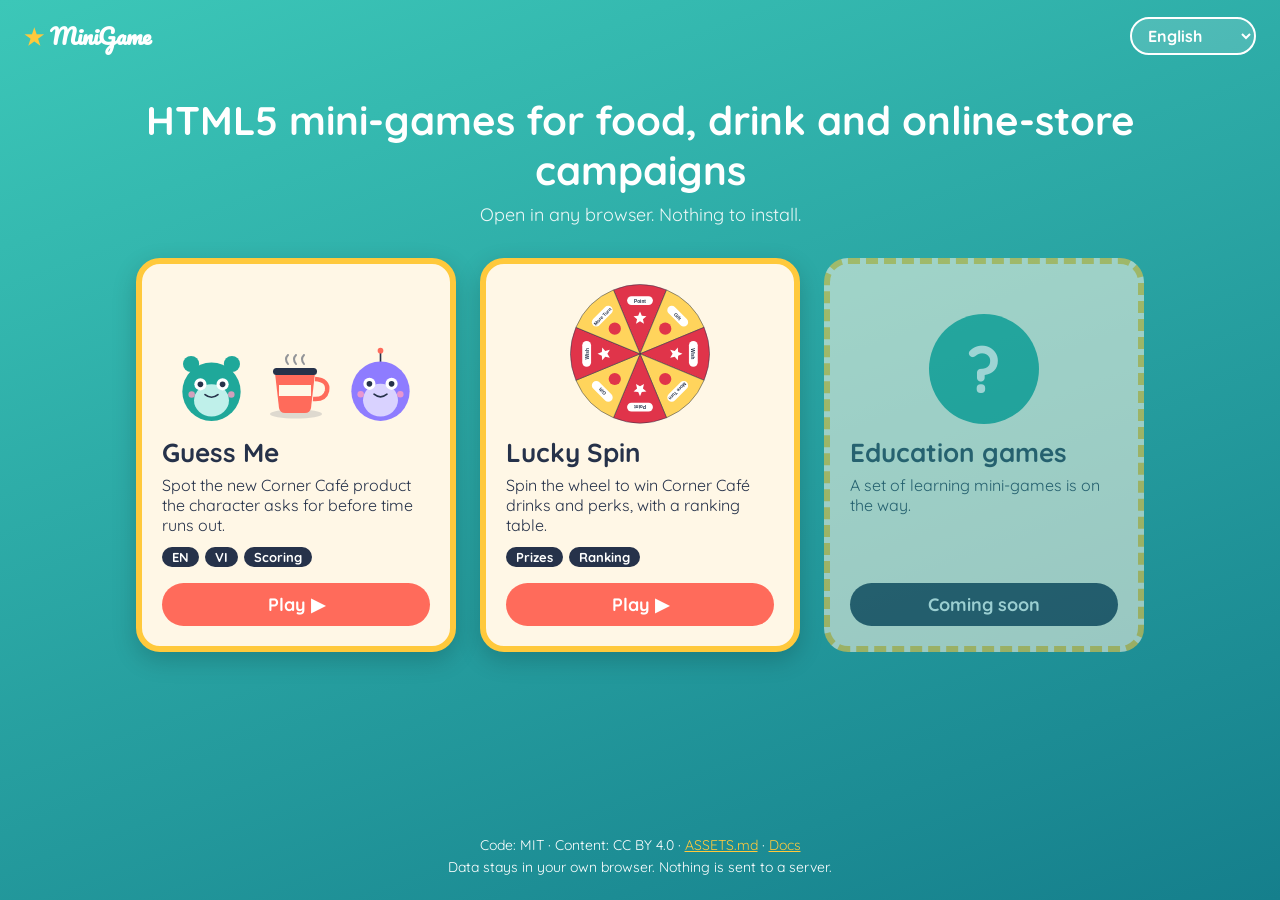
<file: index.html>
<!doctype html>
<html lang="en">
  <head>
    <meta charset="utf-8" />
    <meta name="viewport" content="width=device-width, initial-scale=1" />
    <title>MiniGame</title>
    <meta name="description" content="Small HTML5 mini-games for food, drink and online-store campaigns that run in the browser." />
    <link rel="stylesheet" href="shared/theme.css" />
    <link rel="stylesheet" href="assets/hub.css" />
  </head>
  <body>
    <header class="top">
      <a class="brand" href="./"><span class="brand-star">&#9733;</span> MiniGame</a>
      <label class="lang">
        <span class="sr-only" data-i18n="language">Language</span>
        <select id="lang-select" aria-label="Language"></select>
      </label>
    </header>

    <main>
      <section class="hero">
        <h1 data-i18n="heroTitle">HTML5 mini-games for food, drink and online-store campaigns</h1>
        <p data-i18n="heroText">Open in any browser. Nothing to install.</p>
      </section>

      <section class="cards" id="cards" aria-label="Games"></section>
    </main>

    <footer>
      <p>
        <span data-i18n="licenseCode">Code: MIT</span> &middot;
        <span data-i18n="licenseContent">Content: CC BY 4.0</span> &middot;
        <a href="ASSETS.md">ASSETS.md</a> &middot;
        <a href="README.md" data-i18n="docs">Docs</a>
      </p>
      <p data-i18n="privacy">Data stays in your own browser. Nothing is sent to a server.</p>
    </footer>

    <script src="shared/i18n.js"></script>
    <script src="assets/hub.js"></script>
  </body>
</html>
</file>
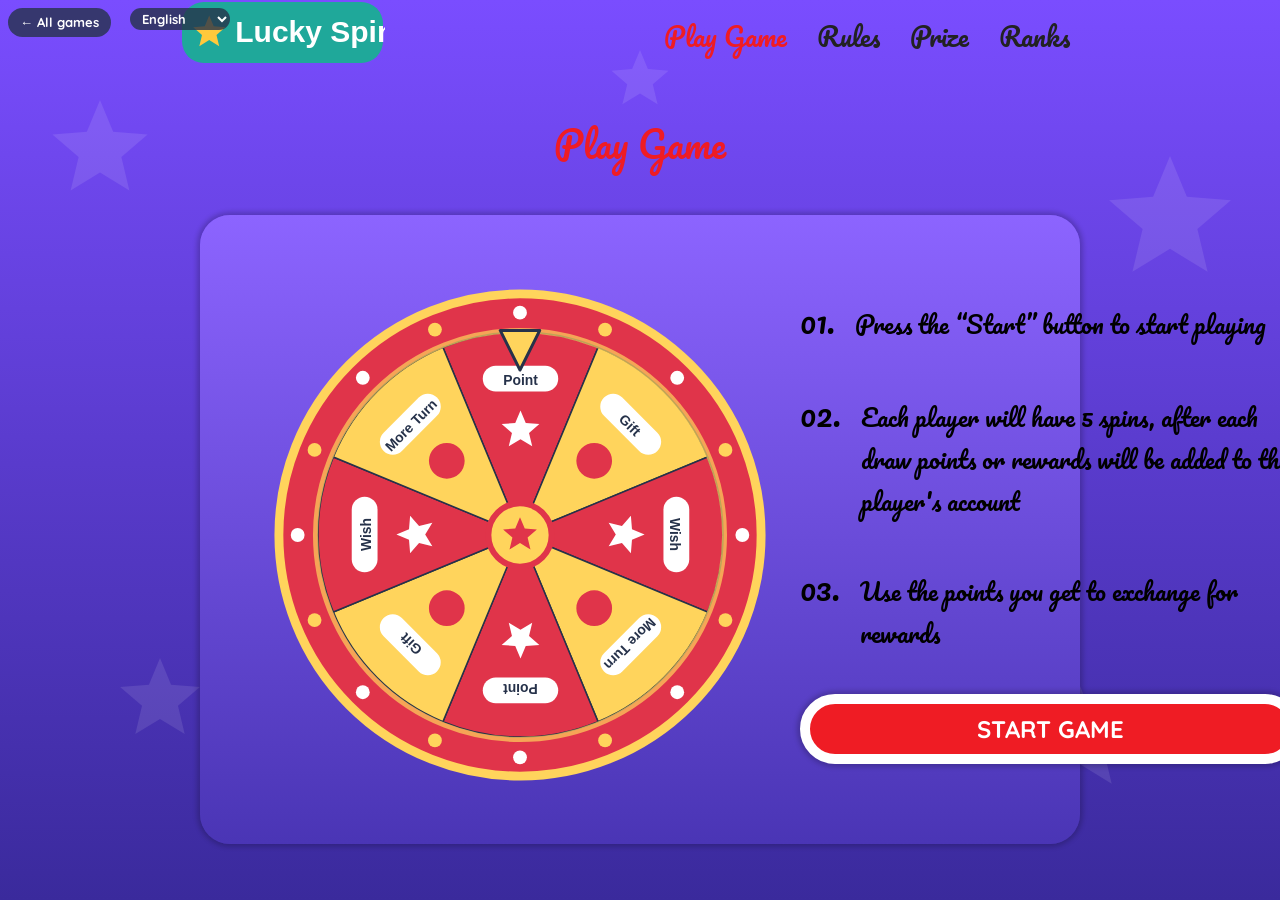
<file: games/spin-wheel/index.html>
<!DOCTYPE html>
<html lang="en">
  <head>
    <meta charset="UTF-8" />
    <meta name="viewport" content="width=device-width, initial-scale=1.0" />
    <title>Spin Wheel</title>
    <link rel="stylesheet" href="../../shared/theme.css" />
    <link rel="stylesheet" href="./assets/css/template.css" />
    <link rel="icon" href="./assets/img/more-turns.svg" />
  </head>

  <body>
    <a class="hub-back" href="../../" data-i18n="backAll">&larr; All games</a>
    <select id="lang-select" class="lang-switch" aria-label="Language"></select>
    <section class="section-wrapper section">
      <div class="header">
        <a class="logo" href="../../" title="All games">
          <img src="./assets/img/logo.svg" alt="logo" />
        </a>
        <div class="right-item-menu" data-i18n="menu">Menu</div>
        <div id="right-box" class="right-bar right-menu">
          <div class="item-close-menu">
            <img src="./assets/img/icon-close.svg" alt="icon close" />
          </div>
          <div id="to-play" class="item-right-bar active" data-i18n="navPlay">Play Game</div>
          <div id="to-rules" class="item-right-bar" data-i18n="navRules">Rules</div>
          <div id="to-price" class="item-right-bar" data-i18n="navPrize">Prize</div>
          <div id="to-rank" class="item-right-bar" data-i18n="navRank">Ranks</div>
        </div>
      </div>
      <div class="title-heading" data-i18n="titlePlay">Play Game</div>
    </section>
    <section class="section-inner section-play section active">
      <div class="background-inner">
        <div class="spin">
          <div class="background-oval">
            <div class="circle-inner"></div>
            <div class="circle-outer"></div>
          </div>
        </div>
        <div class="wrap-right">
          <div class="content-right">
            <span class="content-number">01. </span>
            <span class="content-text" data-i18n="playRule1"
              >Press the “Start” button to start playing</span
            >
          </div>
          <div class="content-right">
            <span class="content-number">02. </span>
            <span class="content-text" data-i18n="playRule2"
              >Each player will have 5 spins, after each draw points or rewards
              will be added to the player's account</span
            >
          </div>
          <div class="content-right">
            <span class="content-number">03. </span>
            <span class="content-text" data-i18n="playRule3"
              >Use the points you get to exchange for rewards</span
            >
          </div>
          <div class="inner-footer">
            <button id="btn-start" class="btn-cus btn-spin" data-i18n="startGame">START GAME</button>
          </div>
        </div>
      </div>
    </section>
    <section class="section-inner section-playing section">
      <div class="background-inner">
        <div class="countdown-play">
          <div class="title" data-i18n="gameStart">Game Start</div>
          <div class="countdown">3</div>
        </div>
        <div class="playing">
          <div class="inner-header">
            <div class="item">
              <div class="item-icon">
                <img src="./assets/img/icon-turn.svg" alt="icon" />
              </div>
              <div class="item-count">x<span id="user-spin"></span></div>
            </div>
            <div class="item">
              <div class="item-icon">
                <img src="./assets/img/icon-point.svg" alt="icon" />
              </div>
              <div class="item-count">x<span id="user-point"></span></div>
            </div>
          </div>
          <div class="spin">
            <div class="background-oval">
              <div class="circle-inner"></div>
              <div class="circle-outer"></div>
            </div>
          </div>
          <div class="inner-footer">
            <button id="spin" class="btn-cus btn-spin" data-i18n="spin">START</button>
          </div>
        </div>
      </div>
    </section>
    <section class="section-popup">
      <div class="popup" id="popup">
        <div id="price-point" class="popup-gift">
          <div class="star">
            <img src="./assets/img/star.svg" alt="" />
          </div>
          <form class="content">
            <div class="content-price">
              <div id="content-point-title" class="title" data-i18n="yourPoints">Your Points</div>
              <div id="content-point-count" class="point">30</div>
            </div>
            <!-- <div class="box-btn">
              <button type="button" class="btn-cus btn-popup btn-login">
                LOGIn
              </button>
              <button type="submit" class="btn-cus btn-popup btn-sent-point">
                SENd POINT
              </button>
            </div> -->
            <div class="btn-close">
              <img src="./assets/img/icon-close.svg" alt="icon-close" />
            </div>
          </form>
        </div>
        <div id="price-spin" class="popup-gift">
          <div class="star">
            <img src="./assets/img/star.svg" alt="" />
          </div>
          <form class="content">
            <div class="content-price">
              <div id="content-spin-title" class="title" data-i18n="extraSpin">
                You Have Extra Spin
              </div>
              <div class="point">
                <span class="point-x">x</span>
                <span id="content-spin-count">1</span>
              </div>
            </div>
            <!-- <div class="box-btn">
              <button type="button" class="btn-cus btn-popup btn-login">
                LOGIN
              </button>
              <button type="submit" class="btn-cus btn-popup btn-sent-point">
                SEND POINT
              </button>
            </div> -->
            <div class="btn-close">
              <img src="./assets/img/icon-close.svg" alt="icon-close" />
            </div>
          </form>
        </div>
        <div id="price-gift" class="popup-gift">
          <div class="star">
            <img src="./assets/img/star.svg" alt="" />
          </div>
          <form class="content">
            <div class="content-price">
              <div id="content-gift-title" class="title" data-i18n="receivedGift">
                You Received a Gift
              </div>
              <div class="gift">
                <img
                  class="gift-img"
                  src="./assets/img/icon-gift.svg"
                  alt="gift"
                />
                <div id="content-gift-name" class="gift-name">1 Voucher</div>
              </div>
            </div>
            <!-- <div class="box-btn">
              <button type="button" class="btn-cus btn-popup btn-login">
                LOGIN
              </button>
              <button type="submit" class="btn-cus btn-popup btn-sent-point">
                SEND POINT
              </button>
            </div> -->
            <div class="btn-close">
              <img src="./assets/img/icon-close.svg" alt="icon-close" />
            </div>
          </form>
        </div>
        <div id="price-message" class="popup-gift">
          <div class="star">
            <img src="./assets/img/star.svg" alt="" />
          </div>
          <form class="content">
            <div class="content-price">
              <div id="content-message-title" class="title" data-i18n="receivedWish">
                You Received 1 Wish
              </div>
              <div id="content-message-text" class="message" data-i18n="wishDay">
                Wish you have a wonderful day!
              </div>
            </div>
            <!-- <div class="box-btn">
              <button type="button" class="btn-cus btn-popup btn-login">
                LOGIN
              </button>
              <button type="submit" class="btn-cus btn-popup btn-sent-point">
                SEND POINT
              </button>
            </div> -->
            <div class="btn-close">
              <img src="./assets/img/icon-close.svg" alt="icon-close" />
            </div>
          </form>
        </div>
        <div id="no-spin" class="popup-gift">
          <div class="star">
            <img src="./assets/img/star.svg" alt="" />
          </div>
          <form class="content">
            <div class="title" data-i18n="sorry">Sorry</div>
            <div class="content-price">
              <div class="message" data-i18n="noSpins">You have run out of spins!</div>
            </div>
            <!-- <div class="box-btn">
              <button type="button" class="btn-cus btn-popup btn-login">
                LOGIN
              </button>
              <button type="submit" class="btn-cus btn-popup btn-sent-point">
                SEND POINT
              </button>
            </div> -->
            <div class="btn-close">
              <img src="./assets/img/icon-close.svg" alt="icon-close" />
            </div>
          </form>
        </div>
        <div class="popup-login">
          <form class="content">
            <div class="title" data-i18n="login">LOGIN</div>
            <div class="description" data-i18n="loginDesc">Enter your phone number to get points</div>
            <div class="wrap-input">
              <input
                id="input-login-tel"
                class="input-tel"
                placeholder="Phone Number" data-i18n-placeholder="phone"
              />
            </div>
            <div class="box-btn">
              <button type="button" class="btn-cus btn-popup btn-signup" data-i18n="register">
                REGISTER
              </button>
              <button type="submit" class="btn-cus btn-popup btn-sent-point" data-i18n="sendPoint">
                SEND POINT
              </button>
            </div>
            <div class="btn-close">
              <img src="./assets/img/icon-close.svg" alt="icon-close" />
            </div>
          </form>
        </div>
        <div class="popup-signup">
          <form class="content">
            <div class="title" data-i18n="register">REGISTER</div>
            <div class="wrap-input">
              <input
                id="input-login-tel"
                class="input-tel"
                placeholder="Full Name" data-i18n-placeholder="fullName"
              />
            </div>
            <div class="wrap-input">
              <input
                id="input-login-tel"
                class="input-tel"
                placeholder="Phone Number" data-i18n-placeholder="phone"
              />
            </div>
            <div class="wrap-input">
              <input
                id="input-login-tel"
                class="input-tel"
                placeholder="Email" data-i18n-placeholder="email"
              />
            </div>
            <div class="wrap-checkbox">
              <input type="checkbox" class="input-check" />
              <label for="custom-checkbox"></label>
              <span class="title-checkbox">
                <span data-i18n="agreeWith">I agree with</span>
                <span id="show-rules" class="text" data-i18n="gameRules"> the game rules</span>
              </span>
            </div>
            <div class="box-btn">
              <button type="button" class="btn-cus btn-popup btn-back" data-i18n="back">
                BACK
              </button>
              <button type="submit" class="btn-cus btn-popup btn-sent-point" data-i18n="sendPoint">
                SEND POINT
              </button>
            </div>
            <div class="btn-close">
              <img src="./assets/img/icon-close.svg" alt="icon-close" />
            </div>
          </form>
        </div>
      </div>
    </section>
    <section class="section-inner section-rules section">
      <div class="background-inner">
        <div class="wrap-right">
          <div class="content-right">
            <span class="content-number">01. </span>
            <span class="content-text"
              >Lorem ipsum is placeholder Text commonly used in the graphic,
              print, and publishing industries for previewing layouts and visual
              mockups.</span
            >
          </div>
          <div class="content-right">
            <span class="content-number">02. </span>
            <span class="content-text"
              >Lorem ipsum dolor sit amet, Consectetur adipiscing elit, sed do
              eiusmod tempor incididunt ut labore et dolore magna aliqua. Ut
              enim ad minim veniam, quis nostrud exercitation ullamco laboris
              nisi ut aliquip ex ea commodo consequat. Duis aute irure dolor in
              reprehenderit in voluptate velit esse cillum dolore eu fugiat
              nulla pariatur. Excepteur sint occaecat cupidatat non.</span
            >
          </div>
          <div class="content-right">
            <span class="content-number">03. </span>
            <span class="content-text"
              >Lorem ipsum dolor sit amet, Lorem ipsum, or lipsum as it is
              sometimes known, is dummy text used in laying out print, graphic
              or web designs. The passage is attributed to an unknown typesetter
              in the 15th century who is thought to have scrambled parts of
              Cicero's De Finibus Bonorum et Malorum for use in a type specimen
              book. It usually begins with.</span
            >
          </div>
          <div class="content-right">
            <span class="content-number">04. </span>
            <span class="content-text"
              >Lorem ipsum dolor sit amet, The purpose of lorem ipsum is to
              create a natural looking block of text (sentence, paragraph, page,
              etc.) that doesn't distract from the layout. A practice not
              without controversy, laying out pages with meaningless filler text
              can be very useful when the focus is meant to be on design, not
              content.</span
            >
          </div>
          <div class="content-right">
            <span class="content-number">05. </span>
            <span class="content-text"
              >Lorem ipsum dolor sit amet, The purpose of lorem ipsum is to
              create a natural looking block of text (sentence, paragraph, page,
              etc).</span
            >
          </div>
        </div>
      </div>
    </section>
    <section class="section-inner section-price section">
      <div class="background-inner">
        <span class="text">
          Lorem ipsum dolor sit amet, The purpose of lorem ipsum is to create a
          natural looking block of text (sentence, paragraph, page, etc.) that
          doesn't distract from the layout. A practice not without controversy,
          laying out pages with meaningless filler text can be very useful when
          the focus is meant to be on design, not content.
        </span>
        <div class="price">
          <div class="item-price">
            <div class="background-price">
              <img
                src="./assets/img/item-price.svg"
                alt="price"
                class="img-price"
              />
            </div>
            <div class="price-name">
              1<span class="name-text" data-i18n="prize1">First prize</span>
            </div>
            <div class="item-name" data-i18n="prizeFirst">Coffee Lover Set</div>
          </div>
          <div class="item-price">
            <div class="background-price">
              <img
                src="./assets/img/item-price.svg"
                alt="price"
                class="img-price"
              />
            </div>
            <div class="price-name">
              3<span class="name-text" data-i18n="prize2">Second prize</span>
            </div>
            <div class="item-name" data-i18n="prizeSecond">Free Delivery Pass</div>
          </div>
          <div class="item-price">
            <div class="background-price">
              <img
                src="./assets/img/item-price.svg"
                alt="price"
                class="img-price"
              />
            </div>
            <div class="price-name">
              5<span class="name-text" data-i18n="prize3">Third Prize</span>
            </div>
            <div class="item-name" data-i18n="prizeThird">Drink Voucher</div>
          </div>
        </div>
        <span class="text">
          Consectetur adipiscing elit, sed do eiusmod tempor incididunt ut
          labore et dolore magna aliqua. Ut enim ad minim veniam, quis nostrud
          exercitation ullamco laboris nisi ut aliquip ex ea commodo consequat.
          Duis aute irure dolor in reprehenderit in voluptate velit esse cillum
          dolore eu fugiat nulla pariatur. Excepteur sint occaecat cupidatat
          non.
        </span>
      </div>
    </section>
    <section class="section-inner section-rank section">
      <div class="background-inner">
        <table class="table-rank">
          <tr>
            <th>#</th>
            <th data-i18n="fullName">Full Name</th>
            <th data-i18n="emailHead">Email</th>
            <th data-i18n="phone">Phone Number</th>
            <th data-i18n="point">Point</th>
          </tr>
          <tr>
            <td>
              <img
                class="img-icon-rank"
                src="./assets/img/icon-rank-1.svg"
                alt="1"
              />
            </td>
            <td>Alex Carter</td>
            <td>xxxxxxxxxxx.com</td>
            <td>1234567890</td>
            <td>162</td>
          </tr>
          <tr>
            <td>
              <img
                class="img-icon-rank"
                src="./assets/img/icon-rank-2.svg"
                alt="2"
              />
            </td>
            <td>Bianca Rossi</td>
            <td>xxxxxxxxxxx.com</td>
            <td>1234567890</td>
            <td>159</td>
          </tr>
          <tr>
            <td>
              <img
                class="img-icon-rank"
                src="./assets/img/icon-rank-3.svg"
                alt="3"
              />
            </td>
            <td>Chen Wei</td>
            <td>xxxxxxxxxxx.com</td>
            <td>1234567890</td>
            <td>154</td>
          </tr>
          <tr>
            <td>4</td>
            <td>Dana Whitfield</td>
            <td>xxxxxxxxxxx.com</td>
            <td>1234567890</td>
            <td>149</td>
          </tr>
          <tr>
            <td>5</td>
            <td>Ivan Petrov</td>
            <td>xxxxxxxxxxx.com</td>
            <td>1234567890</td>
            <td>138</td>
          </tr>
          <tr>
            <td>6</td>
            <td>Jules Martin</td>
            <td>xxxxxxxxxxx.com</td>
            <td>1234567890</td>
            <td>123</td>
          </tr>
          <tr>
            <td>7</td>
            <td>Farah Haddad</td>
            <td>xxxxxxxxxxx.com</td>
            <td>1234567890</td>
            <td>121</td>
          </tr>
          <tr>
            <td>8</td>
            <td>Emil Novak</td>
            <td>xxxxxxxxxxx.com</td>
            <td>1234567890</td>
            <td>118</td>
          </tr>
          <tr>
            <td>9</td>
            <td>Gabriel Costa</td>
            <td>xxxxxxxxxxx.com</td>
            <td>1234567890</td>
            <td>109</td>
          </tr>
          <tr>
            <td>10</td>
            <td>Hana Suzuki</td>
            <td>xxxxxxxxxxx.com</td>
            <td>1234567890</td>
            <td>105</td>
          </tr>
        </table>
      </div>
    </section>
    <div class="box-audio">
      <div class="music">
        <img
          src="./assets/img/music.svg"
          alt="music on"
          class="icon-music icon-music-on active"
        />
        <img
          src="./assets/img/music-off.svg"
          alt="music off"
          class="icon-music icon-music-off"
        />
      </div>
      <div class="sound">
        <img
          src="./assets/img/sound.svg"
          alt="sound on"
          class="icon-sound icon-sound-on active"
        />
        <img
          src="./assets/img/sound-off.svg"
          alt="sound off"
          class="icon-sound icon-sound-off"
        />
      </div>
    </div>
    <audio id="musicPlayer" loop>
      <source src="./assets/music/sound-track.wav" type="audio/mpeg" />
      Your browser does not support the audio tag.
    </audio>
    <audio id="soundSpin">
      <source src="./assets/music/sound-spin.wav" type="audio/mpeg" />
      Your browser does not support the audio tag.
    </audio>
    <audio id="soundPrice">
      <source src="./assets/music/sound-popup.wav" type="audio/mpeg" />
      Your browser does not support the audio tag.
    </audio>

    <script src="https://code.jquery.com/jquery-3.6.0.min.js"></script>
    <script src="../../shared/i18n.js"></script>
    <script src="../../shared/settings.js"></script>
    <script
      src="../../shared/boot.js"
      data-scripts="assets/js/main.js"
    ></script>
  </body>
</html>
</file>
<file: shared/theme.css>
/* Shared typography. Two fonts for every page:
   display (Pacifico): logo and big titles only; body (Quicksand): everything else.
   Both include Vietnamese. Change a font here and every game follows. */
@import url("https://fonts.googleapis.com/css2?family=Pacifico&family=Quicksand:wght@400;500;600;700&display=swap");

:root {
  --font-display: "Pacifico", "Segoe Script", cursive;
  --font-body: "Quicksand", "Segoe UI", Arial, sans-serif;
}
</file>
<file: assets/hub.css>
:root {
  --teal: #1fa89a;
  --coral: #ff6b5b;
  --sun: #ffc93c;
  --navy: #26324a;
  --cream: #fff7e6;
}
* {
  box-sizing: border-box;
}
body {
  margin: 0;
  min-height: 100vh;
  display: flex;
  flex-direction: column;
  font-family: var(--font-body);
  color: var(--navy);
  background: linear-gradient(160deg, #3cc7b8, #157f8c);
}
.sr-only {
  position: absolute;
  width: 1px;
  height: 1px;
  overflow: hidden;
  clip: rect(0 0 0 0);
}
.top {
  display: flex;
  align-items: center;
  justify-content: space-between;
  padding: 16px 24px;
}
.brand {
  font-family: var(--font-display);
  color: #fff;
  font-weight: 700;
  font-size: 22px;
  text-decoration: none;
}
.brand-star {
  color: var(--sun);
}
.lang select {
  padding: 6px 12px;
  border-radius: 999px;
  border: 2px solid #fff;
  background: rgba(255, 255, 255, 0.15);
  color: #fff;
  font: inherit;
  font-weight: 700;
  cursor: pointer;
}
.lang select option {
  color: var(--navy);
}
main {
  flex: 1;
  width: 100%;
  max-width: 1040px;
  margin: 0 auto;
  padding: 0 16px 32px;
}
.hero {
  text-align: center;
  color: #fff;
  padding: 24px 0 32px;
}
.hero h1 {
  margin: 0 0 8px;
  font-size: clamp(26px, 5vw, 40px);
}
.hero p {
  margin: 0;
  font-size: 18px;
  opacity: 0.9;
}
.cards {
  display: grid;
  grid-template-columns: repeat(auto-fit, minmax(260px, 1fr));
  gap: 24px;
}
.card {
  display: flex;
  flex-direction: column;
  padding: 20px;
  border-radius: 24px;
  background: var(--cream);
  border: 6px solid var(--sun);
  box-shadow: 0 8px 24px rgba(0, 0, 0, 0.18);
}
.card-art {
  display: flex;
  align-items: flex-end;
  justify-content: center;
  gap: 4px;
  height: 140px;
  margin-bottom: 12px;
}
.card-art img {
  max-height: 100%;
  min-width: 0;
  width: 30%;
  object-fit: contain;
}
.card-art.wheel img {
  width: auto;
  height: 100%;
}
.card h2 {
  margin: 0 0 6px;
  font-size: 26px;
}
.card p {
  margin: 0 0 12px;
  flex: 1;
}
.tags {
  display: flex;
  flex-wrap: wrap;
  gap: 6px;
  margin: 0 0 16px;
  padding: 0;
  list-style: none;
}
.tags li {
  padding: 2px 10px;
  border-radius: 999px;
  background: var(--navy);
  color: #fff;
  font-size: 13px;
  font-weight: 700;
}
.play {
  display: block;
  padding: 10px 16px;
  border-radius: 999px;
  background: var(--coral);
  color: #fff;
  font-weight: 700;
  font-size: 18px;
  text-align: center;
  text-decoration: none;
}
.play:hover,
.play:focus-visible {
  background: #e5503f;
}
.soon {
  opacity: 0.55;
  border-style: dashed;
  box-shadow: none;
}
.soon-icon {
  display: flex;
  align-items: center;
  justify-content: center;
  width: 110px;
  height: 110px;
  border-radius: 50%;
  background: var(--teal);
  color: #fff;
  font-size: 64px;
  font-weight: 700;
}
.play.disabled,
.play.disabled:hover {
  background: var(--navy);
  cursor: default;
}
footer {
  padding: 20px 16px;
  text-align: center;
  color: #fff;
  font-size: 14px;
}
footer p {
  margin: 4px 0;
}
footer a {
  color: var(--sun);
}
</file>
<file: games/spin-wheel/assets/css/template.css>
:root {
    --primary: #EF1C24;
    --text: #222222
}

* {
    margin: 0;
    padding: 0;
    border: 0;
    font-size: 100%;
}

body {
    font-size: 16px;
    font-family: var(--font-display);
    font-weight: 400;
    background: url(../img/background.svg) fixed top;
    background-size: cover;
}

img {
    height: 100%;
    width: 100%;
}

ul {
    list-style: none;
}

tr,
td,
th {
    border: 1px solid #979797;
    text-align: center;
    vertical-align: middle;
    font-size: 20px;
    white-space: nowrap;
    height: 56px;
    padding: 6px;
}

.btn-cus {
    height: 70px;
    font-size: 16px;
    color: #fff;
    font-family: var(--font-body);
    font-weight: 700;
    background: var(--primary);
    border-radius: 50px;
    border: 10px solid #fff;
    box-shadow: 0 0 5px 3px rgba(0, 0, 0, .2);
    cursor: pointer;
}

input[type="checkbox"] {
    position: absolute;
    opacity: 0;
}

label {
    display: inline-block;
    height: 32px;
    width: 32px;
    margin-right: 10px;
    border-radius: 50%;
    background: transparent;
    background-image: url('../img/icon-not-check.svg');
    background-size: cover;
    box-shadow: 0 0 5px 3px rgba(0, 0, 0, .2);
}

input[type="checkbox"]:checked+label {
    background-image: url('../img/icon-check.svg');
}

/* section-wrapper */

.section {
    position: relative;
    padding: 2px;
    margin: auto;
}

.header {
    width: 100%;
    height: 40px;
    display: flex;
    justify-content: space-between;
    align-items: center;
    margin-bottom: 10px;

    .logo {
        width: 100px;
        cursor: pointer;
        margin-right: 10px;
    }

    .right-bar {
        display: flex;
        align-items: center;
        font-size: 12px;
    }

    .right-item-menu {
        margin: 10px;
        color: var(--primary);
    }

    .right-menu {
        display: flex;
        flex-direction: column;
        align-items: flex-end;
        position: fixed;
        top: 0;
        bottom: 0;
        right: 0;
        height: 100%;
        background: #fff;
        padding: 10px;
        z-index: 99;
        transform: translateX(100%);
        transition: all 0.5s ease;

        &.active {
            transform: translateX(0);
        }

        .item-close-menu {
            position: absolute;
            top: 0;
            left: 0;
            margin: 10px;
            height: 30px;
            width: 30px;
        }

        .item-right-bar {
            margin-bottom: 10px;
        }
    }

    .item-right-bar {
        margin-right: 6px;
        color: var(--text);
        cursor: pointer;
        text-decoration: none;
        transition: color 0.3s ease;

        &:hover {
            color: var(--primary);
        }

        &.active {
            color: var(--primary);
        }
    }
}

.title-heading {
    font-size: 20px;
    text-align: center;
    color: var(--primary);
    margin-bottom: 10px;
}

/* inner-section */

.background-inner {
    padding: 10px;
    background: url(../img/background-inner.svg) no-repeat top;
    background-size: cover;
    border-radius: 30px;
    box-shadow: 0 0 5px 3px rgba(0, 0, 0, .2);
    margin: 10px;
    margin-bottom: 10px;

    .inner-header {
        display: flex;
        justify-content: space-between;
    }

    .item {
        display: flex;
    }

    .item-icon {
        height: 32px;
        width: 32px;
        margin-right: 10px;
    }

    .item-count {
        height: 32px;
        width: 101.5px;
        background: url(../img/background-item.svg);
        background-repeat: no-repeat;
        background-size: contain;
        background-position: center center;
        text-align: center;
        color: #fff;
        font-weight: 700;
        font-size: 16px;
        line-height: 32px;
        border-radius: 30px;
        box-shadow: 0 0 5px 3px rgba(0, 0, 0, .2);
        font-family: var(--font-body);
    }

    .spin {
        display: flex;
        justify-content: center;
        align-items: center;
        width: 100%;
        margin: 40px 0;

        .background-oval {
            position: relative;
            display: flex;
            align-items: center;
            justify-content: center;
            height: 240px;
            width: 240px;
            background: url(../img/oval.svg);
            background-repeat: no-repeat;
            background-size: contain;
            background-position: center center;

            .circle-inner {
                height: 205px;
                width: 205px;
                background: url(../img/circle-inner.svg);
                background-repeat: no-repeat;
                background-size: contain;
                background-position: center center;
                transition: transform 5s cubic-bezier(.45, .58, .17, .93);
            }

            .circle-outer {
                position: absolute;
                height: 250px;
                width: 250px;
                background: url(../img/circle-outer.svg);
                background-repeat: no-repeat;
                background-size: contain;
                background-position: center center;
            }
        }
    }

    .inner-footer {
        display: flex;
        justify-content: center;
        width: 100%;

        .btn-spin {
            margin-top: 10px;
            height: 50px;
            width: 300px;
        }
    }
}

/* section-play */

.section-play {
    display: none;

    &.active {
        display: block;
    }

    .background-inner {
        display: flex;
        flex-direction: column;
        align-items: center;
        margin-bottom: 20px;

        .spin {
            margin-bottom: 0;
        }

        .wrap-right {
            padding: 10px;

            .content-right {
                display: flex;
                margin-bottom: 10px;
                align-items: baseline;

                .content-number {
                    font-size: 20px;
                    margin-right: 10px;
                }

                .content-text {
                    font-size: 14px;
                    margin-left: 10px;
                }
            }
        }
    }
}

/* section-playing */
.section-playing {
    display: none;

    &.active {
        display: block;
    }

    .countdown-play {
        height: 400px;
        display: none;
        flex-direction: column;
        justify-content: center;
        align-items: center;

        &.active {
            display: flex;
        }

        .title {
            font-size: 24px;
            font-weight: 400;
        }

        .countdown {
            font-size: 100px;
            line-height: 100px;
            font-weight: 700;
        }
    }

    .playing {
        display: none;

        &.active {
            display: block;
        }
    }
}

/* section-rules */
.section-rules {
    display: none;

    &.active {
        display: block;
    }

    .background-inner {
        display: flex;
        align-items: center;

        .wrap-right {
            padding: 10px;

            .content-right {
                display: flex;
                margin-bottom: 10px;
                align-items: baseline;

                .content-number {
                    font-size: 20px;
                    margin-right: 10px;
                }

                .content-text {
                    font-size: 14px;
                    margin-left: 10px;
                    font-family: var(--font-body);
                    font-weight: 700;
                }
            }
        }
    }
}

/* section-price */
.section-price {
    display: none;

    &.active {
        display: block;
    }

    .background-inner {
        padding: 30px 20px;

        .text {
            font-size: 16px;
            font-family: var(--font-body);
            font-weight: 700;
        }

        .price {
            display: flex;
            flex-direction: column;
            justify-content: space-between;
            margin: 10px 0;

            .item-price {
                display: flex;
                flex-direction: column;
                align-items: center;
                margin-bottom: 20px;

                .background-price {
                    display: flex;
                    align-items: center;
                    justify-content: center;
                    width: 118px;
                    height: 100px;
                    background: url(../img/background-price.svg);
                    background-repeat: no-repeat;
                    background-size: contain;
                    background-position: center center;

                    .img-price {
                        width: 31px;
                        height: 40.2px;
                        background: transparent;
                    }
                }

                .price-name {
                    font-size: 42px;
                    line-height: 42px;

                    .name-text {
                        font-size: 20px;
                        margin-left: 6px;
                    }
                }

                .item-name {
                    font-size: 24px;
                    line-height: 24px;
                    font-weight: 700;
                    font-family: var(--font-body);
                }
            }
        }
    }
}

/* section-rank */
.section-rank {
    display: none;

    &.active {
        display: block;
    }

    .background-inner {
        padding: 20px;
        overflow-x: auto;

        .table-rank {
            width: 100%;
            font-family: var(--font-body);
            font-size: 16px;
            line-height: 20px;
            letter-spacing: 0px;

            .img-icon-rank {
                width: 38px;
                height: 48px;
            }
        }
    }
}

/* popup */
.popup {
    position: fixed;
    top: 0;
    left: 0;
    width: 100%;
    height: 100%;
    background: rgba(0, 0, 0, .2);
    visibility: hidden;
    opacity: 0;
    transition: all 0.3s ease;

    &.open-popup {
        visibility: visible;
        opacity: 1;
    }

    .popup-gift {
        display: block;
        position: absolute;
        top: 50%;
        left: 50%;
        transform: translate(-50%, -50%);
        width: 90%;
        background: url(../img/background-popup.svg) no-repeat;
        border-radius: 30px;
        scale: 0;
        opacity: 0;
        visibility: hidden;
        transform-origin: left;
        transition: all 0.3s ease;

        &.active {
            visibility: visible;
            scale: 1;
            opacity: 1;
        }

        .star {
            position: absolute;
            top: 0%;
            left: 50%;
            transform: translate(-50%, -50%);
            width: 165px;
            height: 62px;
        }

        .content {
            display: flex;
            flex-direction: column;
            align-items: center;
            padding: 80px 20px 20px;

            .title {
                font-size: 24px;
                margin-bottom: 10px;
            }

            .content-price {
                display: flex;
                display: flex;
                flex-direction: column;
                align-items: center;

                .point {
                    font-size: 80px;
                    line-height: 100px;
                    margin-bottom: 20px;

                    .point-x {
                        font-family: var(--font-body);
                        font-size: 60px;
                        margin-right: -20px;
                    }
                }

                .gift {
                    display: flex;
                    flex-direction: column;
                    align-items: center;
                    justify-content: center;
                    margin-bottom: 20px;

                    .gift-img {
                        width: 103px;
                        height: 100px;
                    }

                    .gift-name {
                        font-size: 22px;
                        font-weight: 400;
                        line-height: 48px;
                        letter-spacing: 0px;
                        text-align: center;
                    }
                }

                .message {
                    font-size: 22px;
                    font-weight: 400;
                    line-height: 48px;
                    letter-spacing: 0px;
                    text-align: center;
                    margin-bottom: 20px;
                }
            }

            .box-btn {
                width: 100%;
                display: flex;
                justify-content: space-between;
                margin: 0 -40px;

                .btn-popup {
                    height: 50px;
                    width: 140px;
                }
            }

            .btn-close {
                position: absolute;
                top: 0;
                right: 0;
                width: 40px;
                height: 40px;
                background: transparent;
                margin: 10px;
                cursor: pointer;
            }
        }
    }

    .popup-login {
        display: block;
        position: absolute;
        top: 50%;
        left: 50%;
        transform: translate(-50%, -50%);
        Width: 90%;
        background: url(../img/background-popup.svg) no-repeat;
        border-radius: 30px;
        scale: 0;
        opacity: 0;
        visibility: hidden;
        transform-origin: left;
        transition: all 0.3s ease;

        &.active {
            visibility: visible;
            scale: 1;
            opacity: 1;
        }

        .content {
            display: flex;
            flex-direction: column;
            align-items: center;
            padding: 40px 20px 20px;

            .title {
                font-size: 24px;
                margin-bottom: 10px;
            }

            .description {
                font-size: 16px;
                margin-bottom: 30px;
                font-family: var(--font-body);
                font-weight: 700;
            }

            .wrap-input {
                background: linear-gradient(90deg, #821800 -35.4%, #ED8500 122.69%);
                border-radius: 36px;
                margin-bottom: 30px;
                padding: 6px;

                .input-tel {
                    height: 40px;
                    padding: 0 30px;
                    background: linear-gradient(90deg, rgba(237, 133, 0, 0.189165) -102.58%, rgba(112, 21, 0, 0.933726) 98.52%);
                    border-radius: 30px;
                    border: 1px solid #821800;
                    color: #fff;
                    outline: none;
                    font-size: 16px;
                    font-family: var(--font-body);
                    font-weight: 700;

                    &::placeholder {
                        color: #fff;
                    }
                }
            }

            .box-btn {
                width: 100%;
                display: flex;
                justify-content: space-between;
                margin: 0 -40px;

                .btn-popup {
                    height: 50px;
                    width: 140px;
                }
            }

            .btn-close {
                position: absolute;
                top: 0;
                right: 0;
                width: 40px;
                height: 40px;
                background: transparent;
                margin: 10px;
                cursor: pointer;
            }
        }
    }

    .popup-signup {
        display: block;
        position: absolute;
        top: 50%;
        left: 50%;
        transform: translate(-50%, -50%);
        Width: 90%;
        background: url(../img/background-popup.svg) no-repeat;
        border-radius: 30px;
        scale: 0;
        opacity: 0;
        visibility: hidden;
        transform-origin: left;
        transition: all 0.3s ease;

        &.active {
            visibility: visible;
            scale: 1;
            opacity: 1;
        }

        .content {
            display: flex;
            flex-direction: column;
            align-items: center;
            padding: 40px 20px 20px;

            .title {
                font-size: 24px;
                margin-bottom: 10px;
            }

            .wrap-input {
                background: linear-gradient(90deg, #821800 -35.4%, #ED8500 122.69%);
                border-radius: 36px;
                margin-bottom: 30px;
                padding: 6px;

                .input-tel {
                    height: 40px;
                    padding: 0 30px;
                    background: linear-gradient(90deg, rgba(237, 133, 0, 0.189165) -102.58%, rgba(112, 21, 0, 0.933726) 98.52%);
                    border-radius: 30px;
                    border: 1px solid #821800;
                    color: #fff;
                    outline: none;
                    font-size: 16px;
                    font-family: var(--font-body);
                    font-weight: 700;

                    &::placeholder {
                        color: #fff;
                    }
                }
            }

            .wrap-checkbox {
                display: flex;
                width: 100%;
                align-items: center;
                justify-items: start;
                margin-bottom: 20px;

                .input-check {
                    height: 32px;
                    width: 32px;
                    margin-right: 10px;
                }

                .title-checkbox {
                    display: flex;
                    font-size: 14px;
                    font-family: var(--font-body);
                    font-weight: 700;

                    .text {
                        color: var(--text);
                        text-decoration: underline;
                        cursor: pointer;
                        margin-left: 6px;
                    }
                }
            }

            .box-btn {
                width: 100%;
                display: flex;
                justify-content: space-between;
                margin: 0 -40px;

                .btn-popup {
                    height: 50px;
                    width: 140px;
                }
            }

            .btn-close {
                position: absolute;
                top: 0;
                right: 0;
                width: 40px;
                height: 40px;
                background: transparent;
                margin: 10px;
                cursor: pointer;
            }
        }
    }
}

/* box audio */
.box-audio {
    display: none;
    position: fixed;
    right: 20px;
    bottom: 20px;
    flex-direction: row;

    &.active {
        display: flex;
    }

    .music,
    .sound {
        height: 48px;
        width: 48px;
        cursor: pointer;
    }

    .icon-music,
    .icon-sound {
        display: none;

        &.active {
            display: block;
        }
    }
}

/* responsive */

@media (min-width: 768px) {

    .btn-cus {
        font-size: 22px;
    }

    label {
        height: 40px;
        width: 40px;
    }

    /* section-wrapper */
    .section {
        padding: 20px;
    }

    .header {

        .logo {
            width: 200px;
        }

        .right-item-menu {
            display: none;
        }

        .right-bar {
            display: flex;
            font-size: 22px;
        }

        .item-right-bar {
            margin-right: 10px;
        }

        .item-close-menu {
            display: none;
        }
    }

    .title-heading {
        font-size: 32px;
    }

    /* inner-section */

    .background-inner {
        padding: 20px;
        margin: 20px;

        .item-icon {
            height: 46px;
            width: 46px;
            margin-right: 10px;
        }

        .item-count {
            height: 46px;
            width: 146px;
            font-size: 24px;
            line-height: 46px;
        }

        .spin {
            width: 100%;
            margin: 10px 0;

            .background-oval {
                height: 360px;
                width: 360px;

                .circle-inner {
                    height: 307.5px;
                    width: 307.5px;
                }

                .circle-outer {
                    height: 375px;
                    width: 375px;
                }
            }
        }

        .inner-footer {

            .btn-spin {
                margin-top: 20px;
                height: 60px;
                width: 400px;
            }
        }
    }

    /* section-play */

    .section-play {

        .background-inner {

            .wrap-right {
                padding: 20px;

                .content-right {
                    margin-bottom: 20px;

                    .content-number {
                        font-size: 26px;
                        margin-right: 10px;
                    }

                    .content-text {
                        font-size: 20px;
                        margin-left: 10px;
                    }
                }
            }
        }
    }

    /* section-playing */
    .section-playing {

        .countdown-play {
            height: 500px;

            .title {
                font-size: 32px;
            }

            .countdown {
                font-size: 120px;
                line-height: 120px;
            }
        }
    }

    /* section-rules */
    .section-rules {

        .background-inner {

            .wrap-right {
                padding: 20px;

                .content-right {

                    .content-number {
                        font-size: 26px;
                        margin-right: 10px;
                    }

                    .content-text {
                        font-size: 20px;
                        margin-left: 10px;
                    }
                }
            }
        }
    }

    /* section-price */
    .section-price {

        .background-inner {
            padding: 30px 20px;

            .text {
                font-size: 20px;
                font-family: var(--font-body);
                font-weight: 700;
            }

            .price {
                flex-direction: row;
                margin: 20px 0;

                .item-price {
                    margin-bottom: 20px;

                    .price-name {
                        font-size: 36px;
                        line-height: 36px;
                    }
                }
            }
        }
    }

    /* section-rank */

    /* popup */
    .popup {

        .popup-gift {
            display: block;
            position: absolute;
            top: 50%;
            left: 50%;
            transform: translate(-50%, -50%);
            width: 90%;
            background: url(../img/background-popup.svg) no-repeat;
            border-radius: 30px;
            scale: 0;
            opacity: 0;
            visibility: hidden;
            transform-origin: left;
            transition: all 0.3s ease;

            &.active {
                visibility: visible;
                scale: 1;
                opacity: 1;
            }

            .star {
                width: 247.5px;
                height: 93px;
            }

            .content {
                padding: 60px 40px 20px;

                .title {
                    font-size: 32px;
                    margin-bottom: 10px;
                }

                .content-price {

                    .point {
                        font-size: 88px;
                        line-height: 100px;
                        margin-bottom: 20px;

                        .point-x {
                            font-size: 66px;
                            margin-right: -20px;
                        }
                    }

                    .gift {
                        margin-bottom: 20px;

                        .gift-img {
                            width: 123px;
                            height: 120px;
                        }

                        .gift-name {
                            font-size: 34px;
                        }
                    }

                    .message {
                        font-size: 30px;
                        line-height: 48px;
                        margin-bottom: 20px;
                    }
                }

                .box-btn {
                    margin: 0 -40px;

                    .btn-popup {
                        margin-top: 20px;
                        height: 60px;
                        width: 300px;
                    }
                }

                .btn-close {
                    width: 50px;
                    height: 50px;
                    margin: 15px;
                }
            }
        }

        .popup-login {

            .content {
                padding: 40px 20px 30px;

                .title {
                    font-size: 36px;
                    margin-bottom: 10px;
                }

                .description {
                    font-size: 26px;
                    margin-bottom: 30px;
                }

                .wrap-input {
                    padding: 6px;

                    .input-tel {
                        height: 50px;
                        padding: 0 30px;
                        font-size: 26px;
                    }
                }

                .box-btn {
                    margin: 0 -40px;

                    .btn-popup {
                        margin-top: 20px;
                        height: 60px;
                        width: 300px;
                    }
                }

                .btn-close {
                    width: 50px;
                    height: 50px;
                    margin: 15px;
                }
            }
        }

        .popup-signup {

            .content {
                padding: 40px 20px 30px;

                .title {
                    font-size: 36px;
                    margin-bottom: 20px;
                }

                .description {
                    font-size: 26px;
                    margin-bottom: 30px;
                }

                .wrap-input {
                    padding: 6px;

                    .input-tel {
                        height: 50px;
                        padding: 0 30px;
                        font-size: 26px;
                    }
                }

                .wrap-checkbox {

                    .input-check {
                        height: 40px;
                        width: 40px;
                        margin-right: 10px;
                    }

                    .title-checkbox {
                        font-size: 24px;
                    }
                }

                .box-btn {
                    margin: 0 -40px;

                    .btn-popup {
                        margin-top: 20px;
                        height: 60px;
                        width: 300px;
                    }
                }

                .btn-close {
                    width: 50px;
                    height: 50px;
                    margin: 15px;
                }
            }
        }
    }
}

@media (min-width: 1024px) {

    .btn-cus {
        font-size: 26px;
    }

    tr,
    td,
    th {
        padding: auto;
    }

    label {
        height: 48px;
        width: 48px;
    }

    /* section-wrapper */
    .section {
        padding: 0 180px;
    }

    .header {
        height: 72px;
        margin-bottom: 40px;

        .logo {
            width: auto;
            margin-right: auto;
        }

        .right-bar {
            font-size: 26px;
        }

        .item-right-bar {
            margin-right: 30px;
        }
    }

    .title-heading {
        font-size: 36px;
        margin-bottom: 40px;
    }

    /* inner-section */

    .background-inner {
        padding: 40px 80px;
        margin-bottom: 40px;

        .item-icon {
            height: 64px;
            width: 64px;
            margin-right: 10px;
        }

        .item-count {
            height: 64px;
            width: 203px;
            font-size: 30px;
            line-height: 64px;
        }

        .spin {
            width: 100%;
            margin-bottom: 40px;

            .background-oval {
                height: 480px;
                width: 480px;

                .circle-inner {
                    height: 410px;
                    width: 410px;
                }

                .circle-outer {
                    height: 500px;
                    width: 500px;
                }
            }
        }

        .inner-footer {
            width: 100%;

            .btn-spin {
                margin-top: 0;
                height: 70px;
                width: 500px;
                font-size: 24px;
            }
        }
    }

    /* section-play */

    .section-play {

        .background-inner {
            flex-direction: row;
            margin-bottom: 40px;

            .spin {
                margin-bottom: 0;
            }

            .wrap-right {
                padding: 40px;

                .content-right {
                    margin-bottom: 40px;

                    .content-number {
                        font-size: 30px;
                        margin-right: 10px;
                    }

                    .content-text {
                        font-size: 24px;
                        margin-left: 10px;
                    }
                }
            }
        }
    }

    /* section-playing */
    .section-playing {
        display: none;

        &.active {
            display: block;
        }

        .countdown-play {
            height: 600px;
            display: none;
            flex-direction: column;
            justify-content: center;
            align-items: center;

            &.active {
                display: flex;
            }

            .title {
                font-size: 36px;
                font-weight: 400;
            }

            .countdown {
                font-size: 192px;
                line-height: 196px;
                font-weight: 700;
            }
        }

        .playing {
            display: none;

            &.active {
                display: block;
            }
        }
    }

    /* section-rules */
    .section-rules {

        .background-inner {

            .wrap-right {
                padding: 40px;

                .content-right {
                    margin-bottom: 40px;

                    .content-number {
                        font-size: 30px;
                        margin-right: 10px;
                    }

                    .content-text {
                        font-size: 16px;
                        margin-left: 10px;
                    }
                }
            }
        }
    }

    /* section-price */
    .section-price {

        .background-inner {
            padding: 40px 80px;

            .text {
                font-size: 20px;
            }

            .price {
                flex-direction: row;
                margin: 40px 0;

                .item-price {
                    margin-bottom: 0;

                    .background-price {
                        width: 236px;
                        height: 200px;

                        .img-price {
                            width: 62px;
                            height: 80.4px;
                        }
                    }

                    .price-name {
                        font-size: 72px;
                        line-height: 72px;

                        .name-text {
                            font-size: 30px;
                            margin-left: 6px;
                        }
                    }

                    .item-name {
                        font-size: 24px;
                        line-height: 24px;
                    }
                }
            }
        }
    }

    /* section-rank */
    .section-rank {

        .background-inner {
            padding: 40px 80px;

            .table-rank {
                font-size: 20px;
                line-height: 28px;
            }
        }
    }

    /* section-playing */
    .section-playing {


        .countdown-play {
            height: 600px;

            .title {
                font-size: 36px;
                font-weight: 400;
            }
        }
    }

    /* popup */
    .popup {
        width: 100%;

        .popup-gift {
            width: 824px;

            &.active {
                visibility: visible;
                scale: 1;
                opacity: 1;
            }

            .star {
                width: 330px;
                height: 124px;
            }

            .content {
                padding: 100px 40px 40px;

                .title {
                    font-size: 48px;
                    margin-bottom: 20px;
                }

                .content-price {

                    .point {
                        font-size: 172px;
                        line-height: 176px;
                        margin-bottom: 60px;

                        .point-x {
                            font-size: 124px;
                            margin-right: -40px;
                        }
                    }

                    .gift {
                        margin-bottom: 60px;

                        .gift-img {
                            width: 147px;
                            height: 144px;
                        }

                        .gift-name {
                            font-size: 36px;
                            line-height: 48px;
                        }
                    }

                    .message {
                        font-size: 36px;
                        line-height: 48px;
                        margin-bottom: 60px;
                    }
                }

                .box-btn {
                    margin: 0 -40px;

                    .btn-popup {
                        width: 344px;
                        height: 72px;
                    }
                }

                .btn-close {
                    width: 64px;
                    height: 64px;
                    margin: 20px 10px;
                }
            }
        }

        .popup-login {
            Width: 824px;

            .content {
                padding: 40px;

                .title {
                    font-size: 48px;
                    margin-bottom: 30px;
                }

                .description {
                    font-size: 24px;
                    margin-bottom: 30px;
                }

                .wrap-input {
                    padding: 8px;

                    .input-tel {
                        width: 656px;
                        height: 52px;
                        padding: 0 30px;
                        font-size: 24px;
                    }
                }

                .box-btn {
                    margin: 0 -40px;

                    .btn-popup {
                        width: 344px;
                        height: 72px;
                    }
                }

                .btn-close {
                    width: 64px;
                    height: 64px;
                    margin: 40px 30px;
                }
            }
        }

        .popup-signup {
            Width: 824px;

            .content {
                padding: 40px;

                .title {
                    font-size: 48px;
                    margin-bottom: 30px;
                }

                .wrap-input {
                    margin-bottom: 30px;
                    padding: 8px;

                    .input-tel {
                        width: 656px;
                        height: 52px;
                        padding: 0 30px;
                        font-size: 24px;
                    }
                }

                .wrap-checkbox {
                    width: 100%;
                    margin-bottom: 30px;

                    .input-check {
                        height: 48px;
                        width: 48px;
                        margin-right: 10px;
                    }

                    .title-checkbox {
                        font-size: 24px;

                        .text {
                            margin-left: 6px;
                        }
                    }
                }

                .box-btn {
                    width: 100%;

                    .btn-popup {
                        width: 344px;
                        height: 72px;
                    }
                }

                .btn-close {
                    width: 64px;
                    height: 64px;
                    margin: 40px 30px;
                }
            }
        }
    }

    /* box audio */
    .box-audio {
        flex-direction: column;
    }
}

/* Link back to the games hub */
.hub-back {
  position: fixed;
  top: 8px;
  left: 8px;
  z-index: 1000;
  padding: 4px 12px;
  border-radius: 999px;
  background: rgba(38, 50, 74, 0.8);
  color: #fff;
  font: 700 13px/1.6 "Quicksand", Arial, sans-serif;
  text-decoration: none;
}
.hub-back:hover {
  background: #26324a;
  color: #ffc93c;
}

/* Language selector, next to the hub link */
.lang-switch {
  position: fixed;
  top: 8px;
  left: 130px;
  z-index: 1000;
  padding: 2px 8px;
  border: 0;
  border-radius: 999px;
  background: rgba(38, 50, 74, 0.8);
  color: #fff;
  font: 700 13px/1.6 "Quicksand", Arial, sans-serif;
}
</file>
